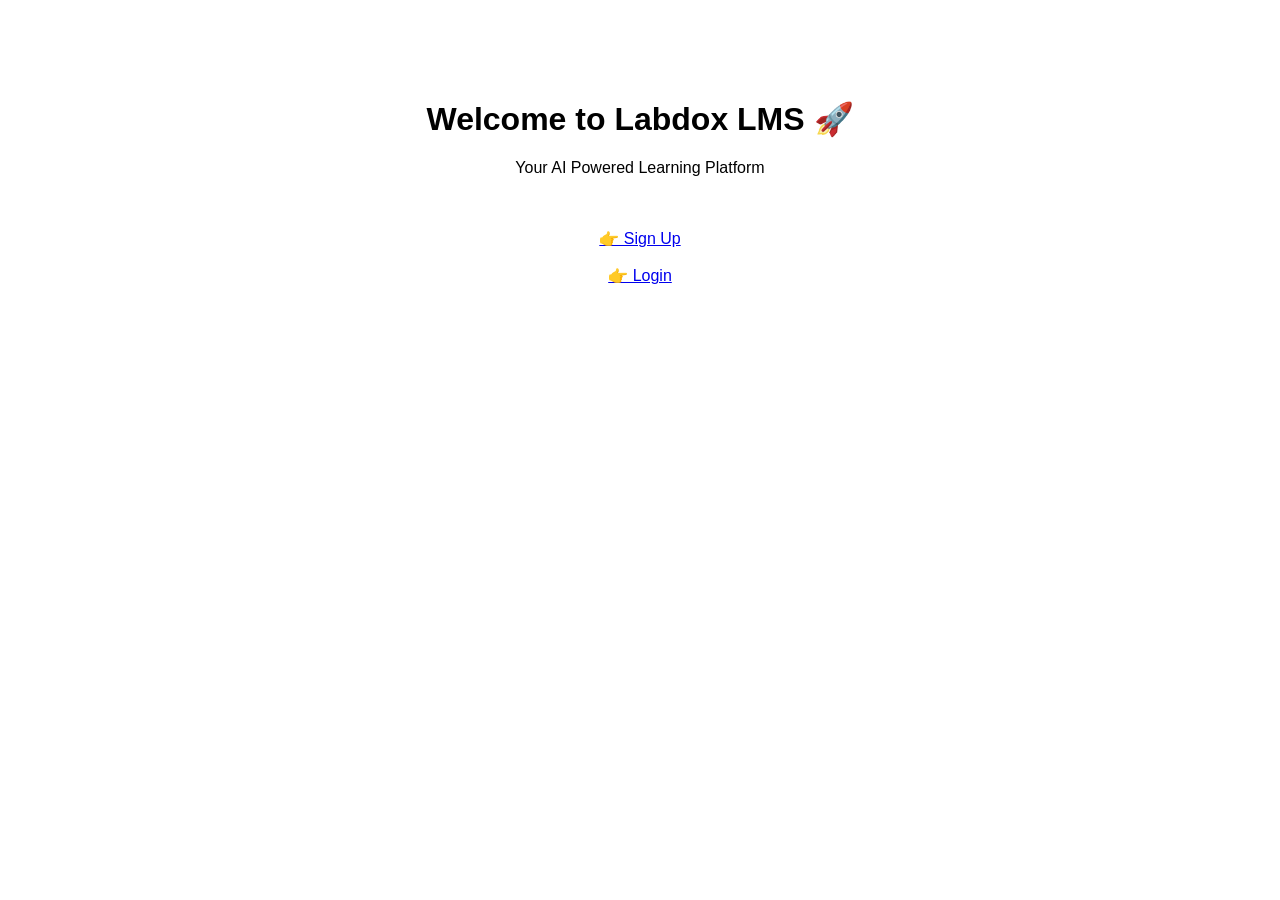
<file: index.html>
<!DOCTYPE html>
<html>
<head>
  <title>Labdox LMS</title>
</head>
<body style="font-family: sans-serif; text-align:center; margin-top:100px;">

  <h1>Welcome to Labdox LMS 🚀</h1>
  <p>Your AI Powered Learning Platform</p>

  <br><br>

  <a href="signup.html">👉 Sign Up</a>
  <br><br>
  <a href="login.html">👉 Login</a>

</body>
</html>
</file>
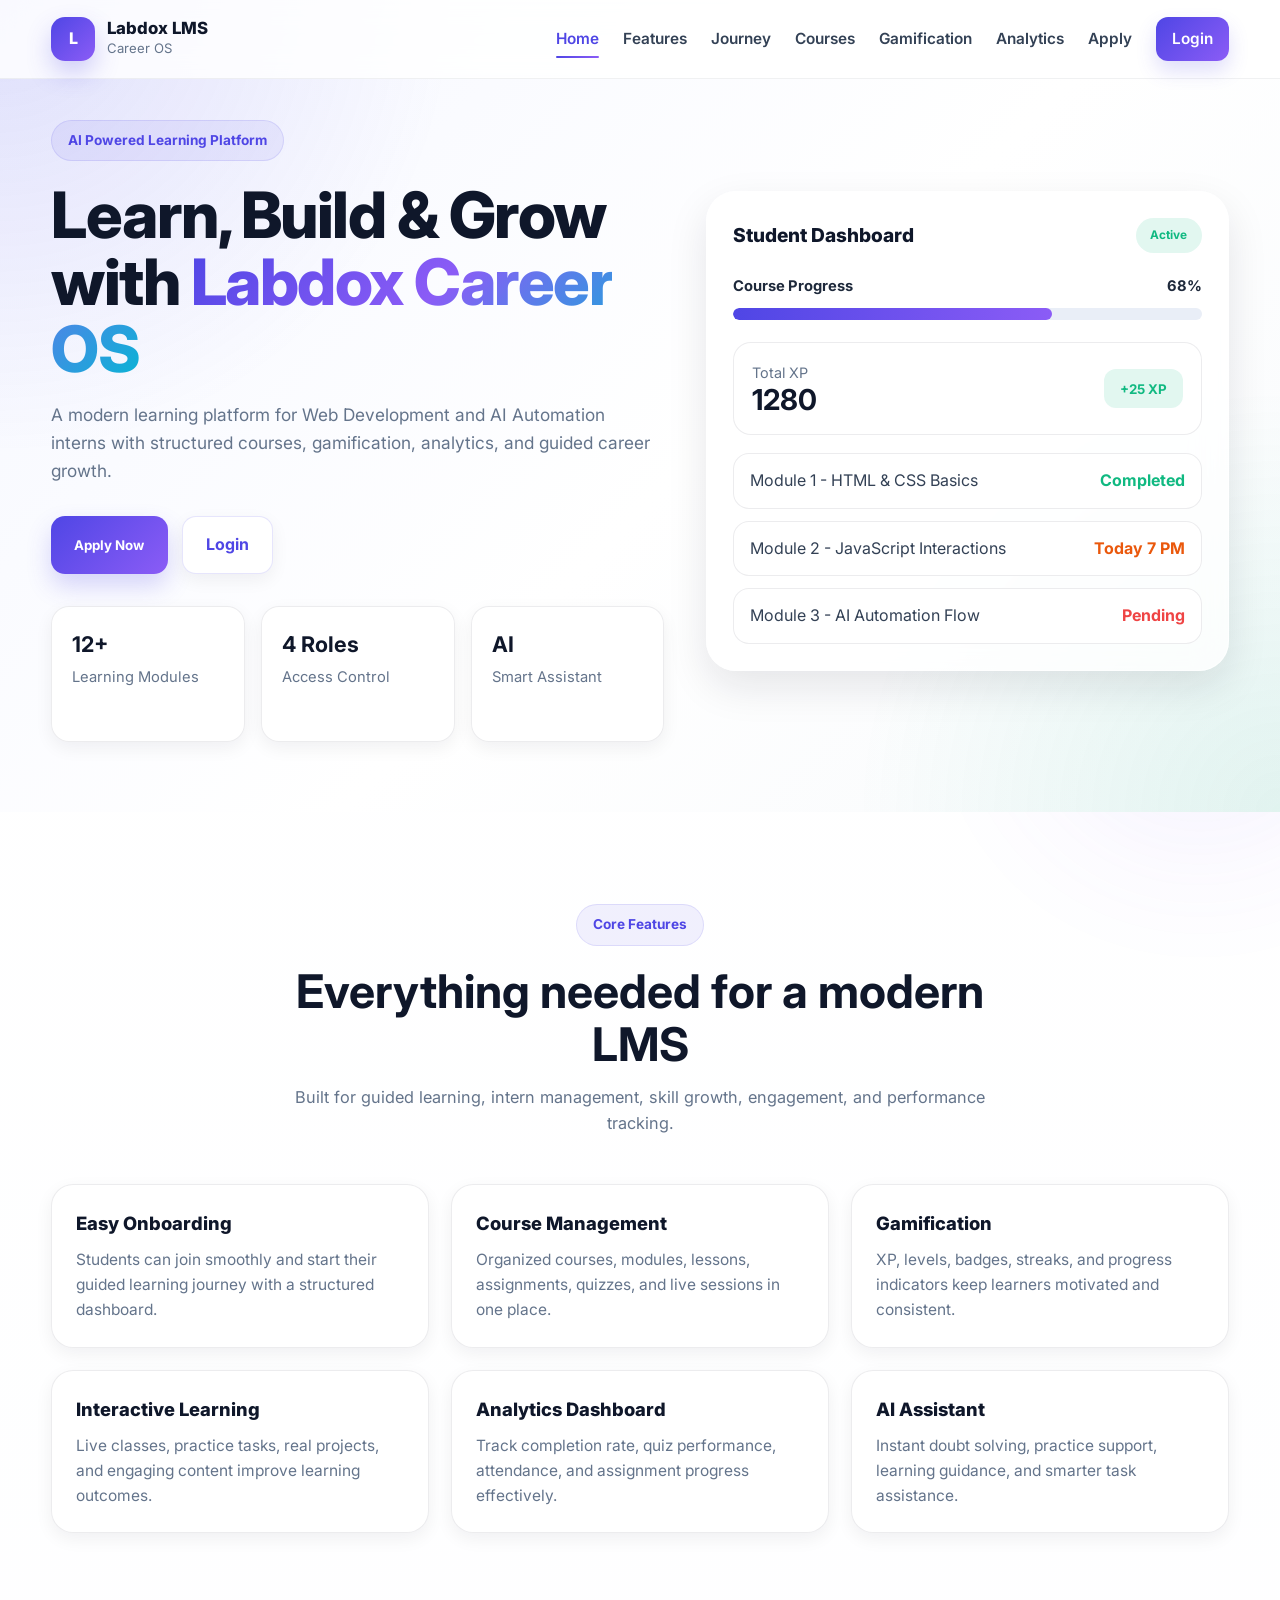
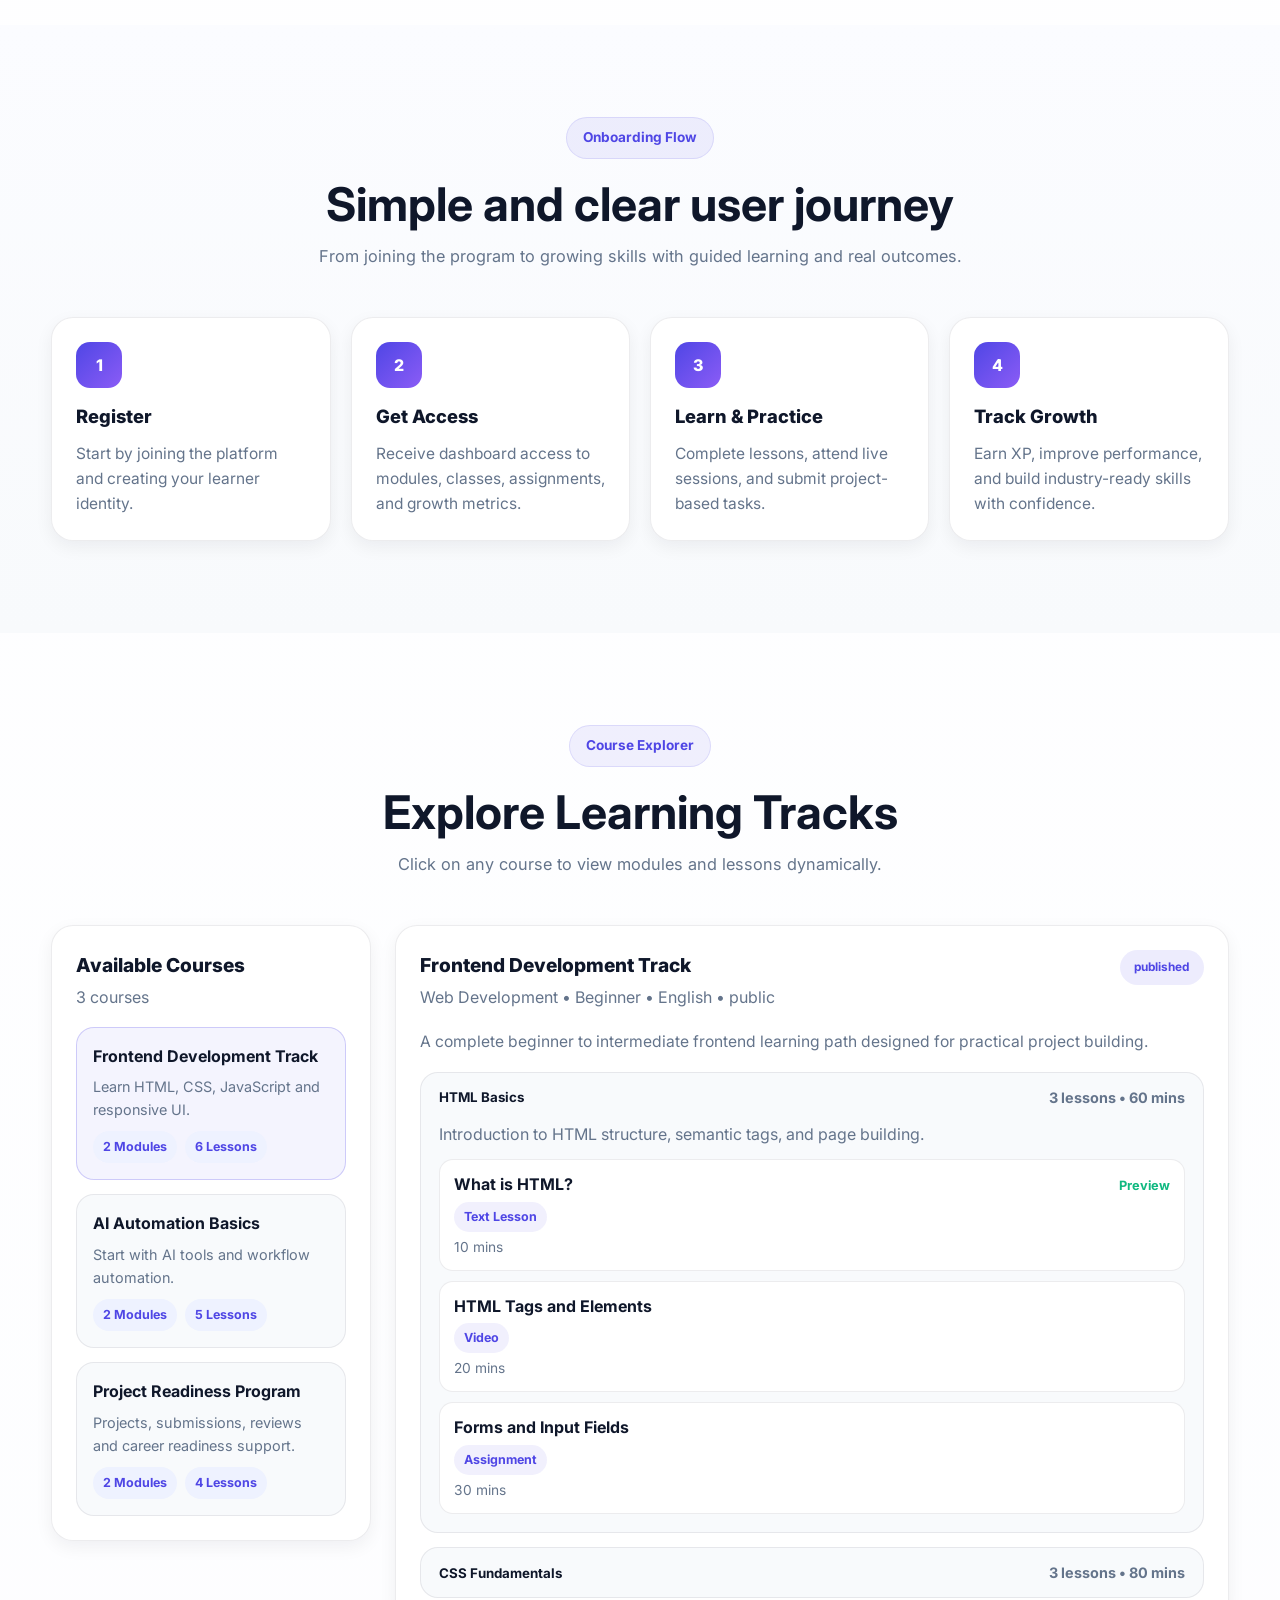
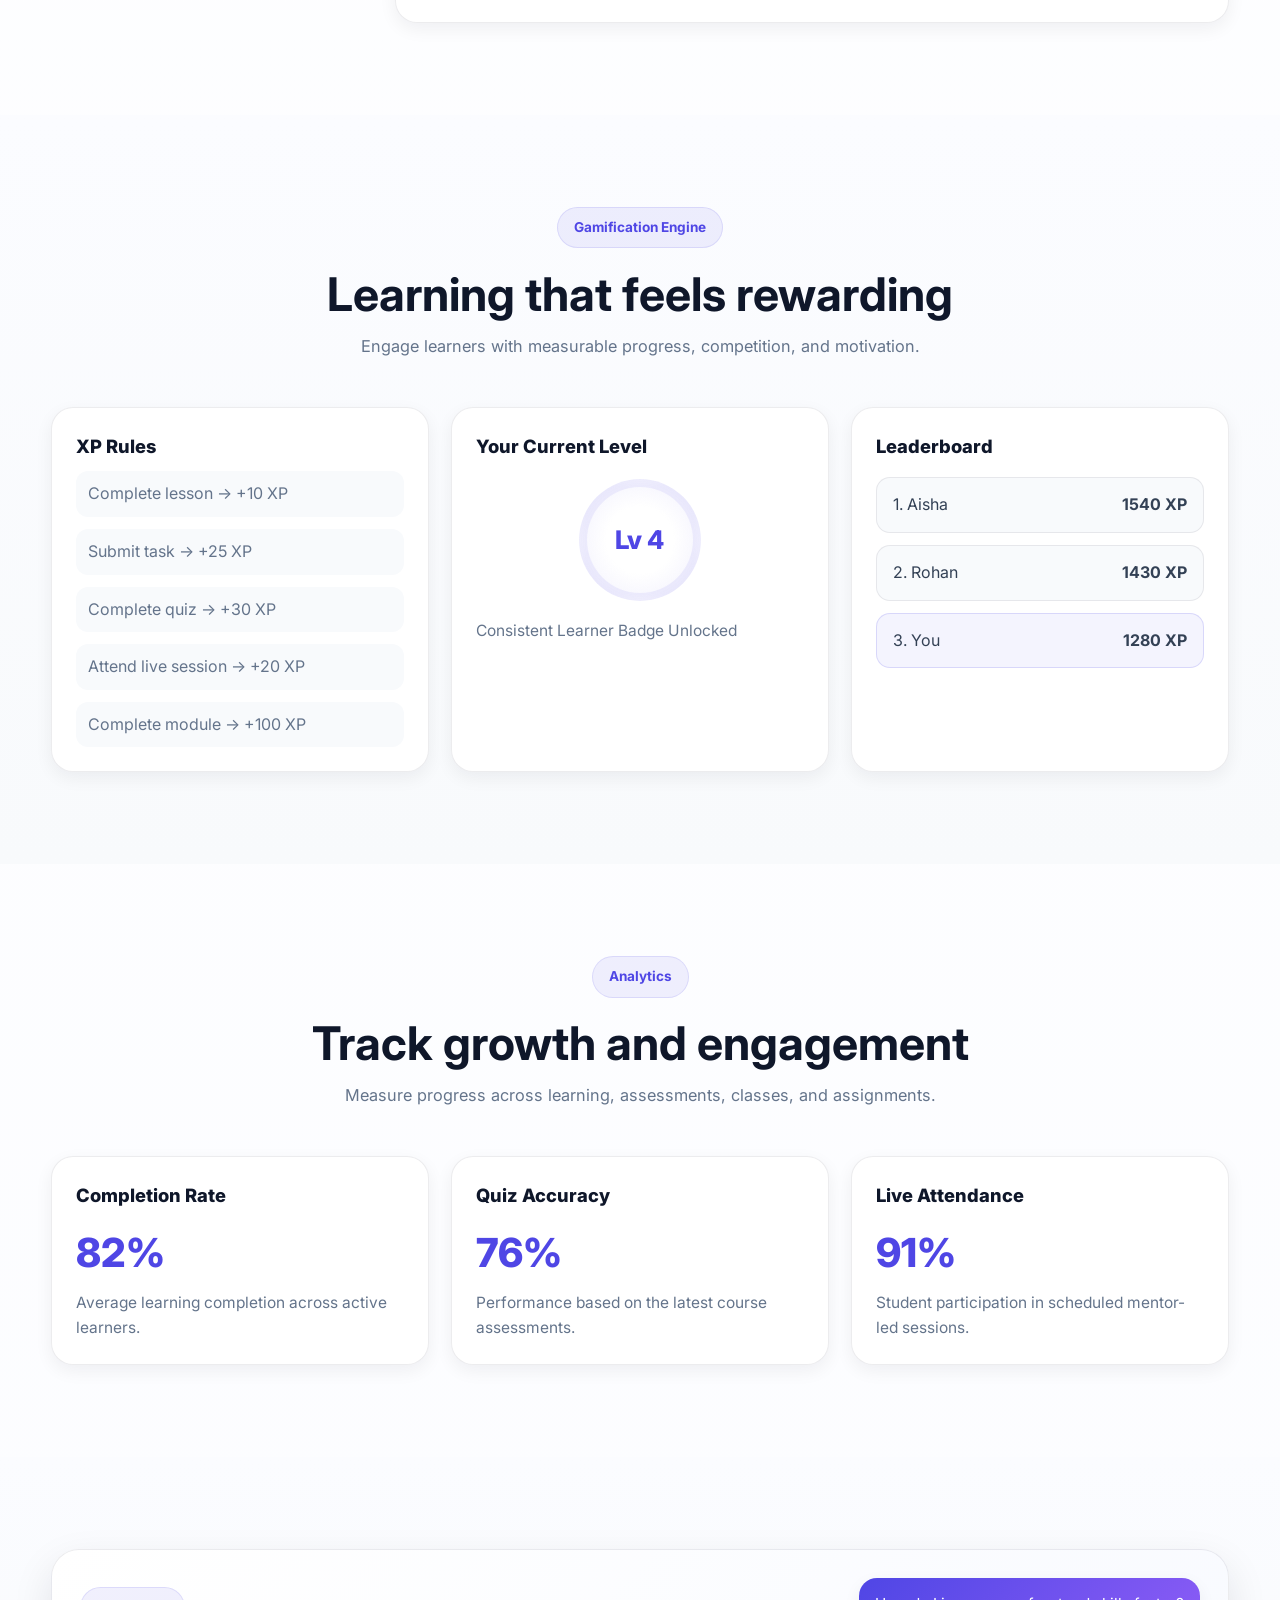
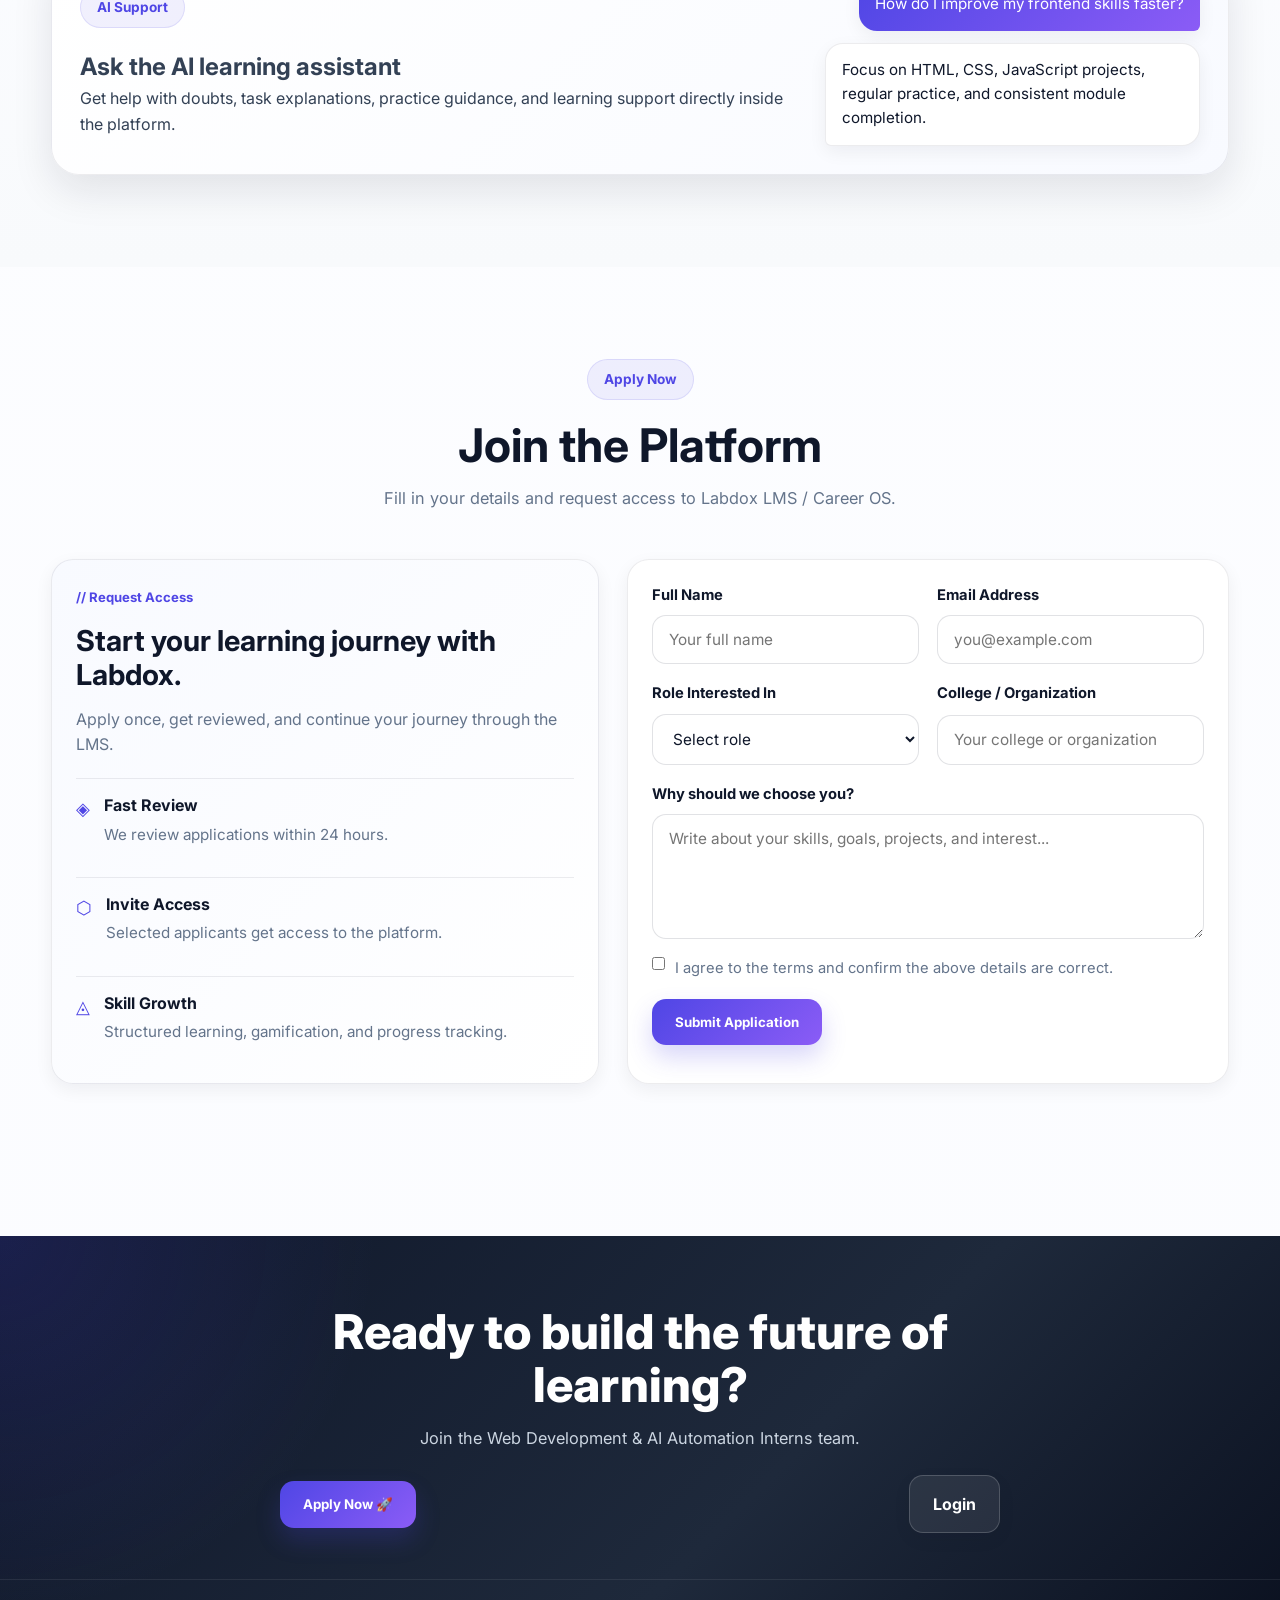
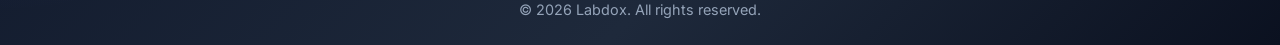
<file: landing.html>
<!DOCTYPE html>
<html lang="en">
<head>
  <meta charset="UTF-8" />
  <meta name="viewport" content="width=device-width, initial-scale=1.0" />
  <title>Labdox LMS | Career OS</title>

  <link rel="preconnect" href="https://fonts.googleapis.com" />
  <link rel="preconnect" href="https://fonts.gstatic.com" crossorigin />
  <link
    href="https://fonts.googleapis.com/css2?family=Inter:wght@400;500;600;700;800&display=swap"
    rel="stylesheet"
  />

  <link rel="stylesheet" href="landing.css" />
</head>
<body>
  <div class="bg-blur bg-blur-1"></div>
  <div class="bg-blur bg-blur-2"></div>

  <header class="navbar" id="navbar">
    <div class="container nav-inner">
      <div class="logo">
        <div class="logo-mark">L</div>
        <div>
          <h2>Labdox LMS</h2>
          <p>Career OS</p>
        </div>
      </div>

      <nav class="nav-links" id="navLinks">
        <a href="#hero">Home</a>
        <a href="#features">Features</a>
        <a href="#journey">Journey</a>
        <a href="#courses">Courses</a>
        <a href="#gamification">Gamification</a>
        <a href="#analytics">Analytics</a>
        <a href="#contact">Apply</a>
        <a href="login.html" class="nav-login-btn">Login</a>
      </nav>

      <button class="menu-btn" id="menuBtn" aria-label="Open menu">☰</button>
    </div>
  </header>

  <section class="hero" id="hero">
    <div class="container hero-grid">
      <div class="hero-left">
        <span class="tag">AI Powered Learning Platform</span>
        <h1>
          Learn, Build & Grow with
          <span>Labdox Career OS</span>
        </h1>
        <p>
          A modern learning platform for Web Development and AI Automation interns
          with structured courses, gamification, analytics, and guided career growth.
        </p>

        <div class="hero-actions">
          <button class="primary-btn" type="button" onclick="scrollToSection('contact')">Apply Now</button>
          <a href="login.html" class="secondary-btn">Login</a>
        </div>

        <div class="hero-stats">
          <div class="stat-card reveal">
            <h3>12+</h3>
            <p>Learning Modules</p>
          </div>
          <div class="stat-card reveal">
            <h3>4 Roles</h3>
            <p>Access Control</p>
          </div>
          <div class="stat-card reveal">
            <h3>AI</h3>
            <p>Smart Assistant</p>
          </div>
        </div>
      </div>

      <div class="hero-right">
        <div class="dashboard-card glass reveal">
          <div class="dashboard-top">
            <h3>Student Dashboard</h3>
            <span class="status-pill">Active</span>
          </div>

          <div class="progress-block">
            <div class="progress-head">
              <span>Course Progress</span>
              <span id="progressText">68%</span>
            </div>
            <div class="progress-bar">
              <div class="progress-fill" id="mainProgress"></div>
            </div>
          </div>

          <div class="xp-card">
            <div>
              <p>Total XP</p>
              <h2 id="xpCount">1280</h2>
            </div>
            <button class="mini-btn" type="button" onclick="addXP(25)">+25 XP</button>
          </div>

          <div class="lesson-list">
            <div class="lesson-item">
              <span>Module 1 - HTML & CSS Basics</span>
              <span class="done">Completed</span>
            </div>
            <div class="lesson-item">
              <span>Module 2 - JavaScript Interactions</span>
              <span class="live">Today 7 PM</span>
            </div>
            <div class="lesson-item">
              <span>Module 3 - AI Automation Flow</span>
              <span class="pending">Pending</span>
            </div>
          </div>
        </div>
      </div>
    </div>
  </section>

  <section class="section" id="features">
    <div class="container">
      <div class="section-head reveal">
        <span class="tag">Core Features</span>
        <h2>Everything needed for a modern LMS</h2>
        <p>
          Built for guided learning, intern management, skill growth, engagement,
          and performance tracking.
        </p>
      </div>

      <div class="card-grid">
        <div class="feature-card reveal">
          <h3>Easy Onboarding</h3>
          <p>Students can join smoothly and start their guided learning journey with a structured dashboard.</p>
        </div>
        <div class="feature-card reveal">
          <h3>Course Management</h3>
          <p>Organized courses, modules, lessons, assignments, quizzes, and live sessions in one place.</p>
        </div>
        <div class="feature-card reveal">
          <h3>Gamification</h3>
          <p>XP, levels, badges, streaks, and progress indicators keep learners motivated and consistent.</p>
        </div>
        <div class="feature-card reveal">
          <h3>Interactive Learning</h3>
          <p>Live classes, practice tasks, real projects, and engaging content improve learning outcomes.</p>
        </div>
        <div class="feature-card reveal">
          <h3>Analytics Dashboard</h3>
          <p>Track completion rate, quiz performance, attendance, and assignment progress effectively.</p>
        </div>
        <div class="feature-card reveal">
          <h3>AI Assistant</h3>
          <p>Instant doubt solving, practice support, learning guidance, and smarter task assistance.</p>
        </div>
      </div>
    </div>
  </section>

  <section class="section alt" id="journey">
    <div class="container">
      <div class="section-head reveal">
        <span class="tag">Onboarding Flow</span>
        <h2>Simple and clear user journey</h2>
        <p>From joining the program to growing skills with guided learning and real outcomes.</p>
      </div>

      <div class="timeline">
        <div class="timeline-item reveal">
          <div class="step">1</div>
          <h3>Register</h3>
          <p>Start by joining the platform and creating your learner identity.</p>
        </div>
        <div class="timeline-item reveal">
          <div class="step">2</div>
          <h3>Get Access</h3>
          <p>Receive dashboard access to modules, classes, assignments, and growth metrics.</p>
        </div>
        <div class="timeline-item reveal">
          <div class="step">3</div>
          <h3>Learn & Practice</h3>
          <p>Complete lessons, attend live sessions, and submit project-based tasks.</p>
        </div>
        <div class="timeline-item reveal">
          <div class="step">4</div>
          <h3>Track Growth</h3>
          <p>Earn XP, improve performance, and build industry-ready skills with confidence.</p>
        </div>
      </div>
    </div>
  </section>

  <section class="section" id="courses">
    <div class="container">
      <div class="section-head reveal">
        <span class="tag">Course Explorer</span>
        <h2>Explore Learning Tracks</h2>
        <p>Click on any course to view modules and lessons dynamically.</p>
      </div>

      <div class="course-explorer-wrap">
        <div class="course-sidebar reveal">
          <div class="course-sidebar-head">
            <h3>Available Courses</h3>
            <p id="courseCount">Loading...</p>
          </div>
          <div id="courseList" class="course-list"></div>
        </div>

        <div class="course-viewer reveal">
          <div id="courseViewerEmpty" class="course-empty-state">
            <div>
              <h3>Select a course</h3>
              <p>Choose a course from the left to view modules and lessons.</p>
            </div>
          </div>

          <div id="courseViewer" class="course-viewer-inner" style="display:none;">
            <div class="course-viewer-top">
              <div>
                <h3 id="selectedCourseTitle">Course Title</h3>
                <p id="selectedCourseMeta">Category • Difficulty • Language • Visibility</p>
              </div>
              <span id="selectedCourseStatus" class="badge blue">Published</span>
            </div>

            <p id="selectedCourseDesc" class="selected-course-desc"></p>
            <div id="moduleList" class="module-accordion"></div>
          </div>
        </div>
      </div>
    </div>
  </section>

  <section class="section alt" id="gamification">
    <div class="container">
      <div class="section-head reveal">
        <span class="tag">Gamification Engine</span>
        <h2>Learning that feels rewarding</h2>
        <p>Engage learners with measurable progress, competition, and motivation.</p>
      </div>

      <div class="game-grid">
        <div class="game-card reveal">
          <h3>XP Rules</h3>
          <ul class="clean-list">
            <li>Complete lesson → +10 XP</li>
            <li>Submit task → +25 XP</li>
            <li>Complete quiz → +30 XP</li>
            <li>Attend live session → +20 XP</li>
            <li>Complete module → +100 XP</li>
          </ul>
        </div>

        <div class="game-card reveal">
          <h3>Your Current Level</h3>
          <div class="level-circle" id="levelCircle">Lv 4</div>
          <p class="center-text">Consistent Learner Badge Unlocked</p>
        </div>

        <div class="game-card reveal">
          <h3>Leaderboard</h3>
          <div class="leaderboard">
            <div class="leader-item">
              <span>1. Aisha</span>
              <strong>1540 XP</strong>
            </div>
            <div class="leader-item">
              <span>2. Rohan</span>
              <strong>1430 XP</strong>
            </div>
            <div class="leader-item highlight">
              <span>3. You</span>
              <strong id="userXpLeader">1280 XP</strong>
            </div>
          </div>
        </div>
      </div>
    </div>
  </section>

  <section class="section" id="analytics">
    <div class="container">
      <div class="section-head reveal">
        <span class="tag">Analytics</span>
        <h2>Track growth and engagement</h2>
        <p>Measure progress across learning, assessments, classes, and assignments.</p>
      </div>

      <div class="analytics-grid">
        <div class="analytics-card reveal">
          <h3>Completion Rate</h3>
          <div class="big-number">82%</div>
          <p>Average learning completion across active learners.</p>
        </div>
        <div class="analytics-card reveal">
          <h3>Quiz Accuracy</h3>
          <div class="big-number">76%</div>
          <p>Performance based on the latest course assessments.</p>
        </div>
        <div class="analytics-card reveal">
          <h3>Live Attendance</h3>
          <div class="big-number">91%</div>
          <p>Student participation in scheduled mentor-led sessions.</p>
        </div>
      </div>
    </div>
  </section>

  <section class="section alt">
    <div class="container">
      <div class="ai-box reveal">
        <div>
          <span class="tag">AI Support</span>
          <h2>Ask the AI learning assistant</h2>
          <p>
            Get help with doubts, task explanations, practice guidance,
            and learning support directly inside the platform.
          </p>
        </div>

        <div class="ai-chat">
          <div class="chat-bubble user">How do I improve my frontend skills faster?</div>
          <div class="chat-bubble bot">Focus on HTML, CSS, JavaScript projects, regular practice, and consistent module completion.</div>
        </div>
      </div>
    </div>
  </section>

  <section class="section" id="contact">
    <div class="container">
      <div class="section-head reveal">
        <span class="tag">Apply Now</span>
        <h2>Join the Platform</h2>
        <p>Fill in your details and request access to Labdox LMS / Career OS.</p>
      </div>

      <div class="join-form-wrap">
        <div class="join-form-left reveal">
          <span class="join-mini-tag">// Request Access</span>
          <h3>Start your learning journey with Labdox.</h3>
          <p>Apply once, get reviewed, and continue your journey through the LMS.</p>

          <div class="join-points">
            <div class="join-point">
              <span>◈</span>
              <div>
                <strong>Fast Review</strong>
                <p>We review applications within 24 hours.</p>
              </div>
            </div>
            <div class="join-point">
              <span>⬡</span>
              <div>
                <strong>Invite Access</strong>
                <p>Selected applicants get access to the platform.</p>
              </div>
            </div>
            <div class="join-point">
              <span>◬</span>
              <div>
                <strong>Skill Growth</strong>
                <p>Structured learning, gamification, and progress tracking.</p>
              </div>
            </div>
          </div>
        </div>

        <div class="join-form-card reveal">
          <form id="applyForm" class="join-form">
            <div class="join-form-row">
              <div class="join-form-group">
                <label for="name">Full Name</label>
                <input type="text" id="name" name="name" placeholder="Your full name" required />
              </div>

              <div class="join-form-group">
                <label for="email">Email Address</label>
                <input type="email" id="email" name="email" placeholder="you@example.com" required />
              </div>
            </div>

            <div class="join-form-row">
              <div class="join-form-group">
                <label for="role">Role Interested In</label>
                <select id="role" name="role" required>
                  <option value="">Select role</option>
                  <option value="Web Development">Web Development</option>
                  <option value="AI Automation">AI Automation</option>
                  <option value="Student">Student</option>
                  <option value="Instructor">Instructor</option>
                  <option value="Mentor">Mentor</option>
                  <option value="Organization">Organization</option>
                </select>
              </div>

              <div class="join-form-group">
                <label for="college">College / Organization</label>
                <input type="text" id="college" name="college" placeholder="Your college or organization" />
              </div>
            </div>

            <div class="join-form-group">
              <label for="message">Why should we choose you?</label>
              <textarea id="message" name="message" rows="5" placeholder="Write about your skills, goals, projects, and interest..." required></textarea>
            </div>

            <div class="join-form-check">
              <label>
                <input type="checkbox" id="agreeTerms" required />
                I agree to the terms and confirm the above details are correct.
              </label>
            </div>

            <div class="form-actions">
              <button type="submit" class="primary-btn" id="submitBtn">Submit Application</button>
              <p id="formStatus" class="form-status"></p>
            </div>
          </form>
        </div>
      </div>
    </div>
  </section>

  <footer class="footer">
    <div class="container footer-content reveal">
      <h2>Ready to build the future of learning?</h2>
      <p>Join the Web Development & AI Automation Interns team.</p>

      <div class="footer-actions">
        <button class="primary-btn" type="button" onclick="scrollToSection('contact')">Apply Now 🚀</button>
        <a href="login.html" class="secondary-btn">Login</a>
      </div>
    </div>

    <div class="footer-bottom">
      <p>© 2026 Labdox. All rights reserved.</p>
    </div>
  </footer>

  <script src="landing.js"></script>
</body>
</html>
</file>
<file: landing.css>
:root {
  --primary: #4f46e5;
  --primary-dark: #4338ca;
  --secondary: #10b981;
  --accent: #8b5cf6;
  --accent-2: #06b6d4;
  --danger: #ef4444;
  --dark: #0f172a;
  --dark-soft: #1e293b;
  --text: #334155;
  --muted: #64748b;
  --bg: #ffffff;
  --bg-soft: #f8fafc;
  --border: rgba(15, 23, 42, 0.08);
  --shadow-sm: 0 6px 18px rgba(15, 23, 42, 0.06);
  --shadow-md: 0 16px 40px rgba(15, 23, 42, 0.10);
  --shadow-lg: 0 24px 60px rgba(79, 70, 229, 0.14);
  --transition: all 0.3s ease;
}

* {
  margin: 0;
  padding: 0;
  box-sizing: border-box;
}

html {
  scroll-behavior: smooth;
}

body {
  font-family: "Inter", "Segoe UI", sans-serif;
  background: linear-gradient(180deg, #ffffff 0%, #fbfcff 100%);
  color: var(--text);
  line-height: 1.6;
  overflow-x: hidden;
  position: relative;
}

a {
  text-decoration: none;
  color: inherit;
}

button,
input,
textarea,
select {
  font-family: inherit;
}

button {
  cursor: pointer;
}

.container {
  width: min(1180px, 92%);
  margin: 0 auto;
}

.bg-blur {
  position: fixed;
  border-radius: 50%;
  filter: blur(80px);
  pointer-events: none;
  z-index: -2;
  opacity: 0.45;
}

.bg-blur-1 {
  width: 280px;
  height: 280px;
  background: rgba(79, 70, 229, 0.22);
  top: 60px;
  left: -60px;
}

.bg-blur-2 {
  width: 320px;
  height: 320px;
  background: rgba(139, 92, 246, 0.18);
  bottom: 50px;
  right: -80px;
}

.navbar {
  position: fixed;
  top: 0;
  left: 0;
  width: 100%;
  z-index: 999;
  background: rgba(255, 255, 255, 0.82);
  backdrop-filter: blur(14px);
  border-bottom: 1px solid rgba(15, 23, 42, 0.06);
  transition: var(--transition);
}

.nav-inner {
  min-height: 78px;
  display: flex;
  align-items: center;
  justify-content: space-between;
  gap: 20px;
}

.logo {
  display: flex;
  align-items: center;
  gap: 12px;
}

.logo-mark {
  width: 44px;
  height: 44px;
  border-radius: 14px;
  display: grid;
  place-items: center;
  font-weight: 800;
  color: #fff;
  background: linear-gradient(135deg, var(--primary), var(--accent));
  box-shadow: 0 12px 24px rgba(79, 70, 229, 0.25);
}

.logo h2 {
  font-size: 1.05rem;
  line-height: 1.1;
  color: var(--dark);
  font-weight: 800;
}

.logo p {
  font-size: 0.82rem;
  color: var(--muted);
}

.nav-links {
  display: flex;
  align-items: center;
  gap: 24px;
}

.nav-links a {
  font-size: 0.96rem;
  font-weight: 600;
  color: var(--text);
  position: relative;
  transition: var(--transition);
}

.nav-links a:hover,
.nav-links a.active-link {
  color: var(--primary);
}

.nav-links a.active-link::after {
  content: "";
  position: absolute;
  left: 0;
  bottom: -7px;
  width: 100%;
  height: 2px;
  border-radius: 999px;
  background: linear-gradient(90deg, var(--primary), var(--accent));
}

.nav-login-btn {
  padding: 10px 16px;
  border-radius: 12px;
  font-weight: 700;
  background: linear-gradient(135deg, var(--primary), var(--accent));
  color: #fff !important;
  box-shadow: 0 10px 20px rgba(79, 70, 229, 0.18);
}

.nav-login-btn:hover {
  transform: translateY(-2px);
}

.menu-btn {
  display: none;
  border: none;
  background: transparent;
  font-size: 1.7rem;
  color: var(--dark);
}

.hero {
  padding: 120px 0 70px;
  background:
    radial-gradient(circle at top left, rgba(79, 70, 229, 0.14), transparent 30%),
    radial-gradient(circle at bottom right, rgba(16, 185, 129, 0.10), transparent 28%),
    linear-gradient(135deg, #f5f7ff 0%, #ffffff 55%, #f8fafc 100%);
}

.hero-grid {
  display: grid;
  grid-template-columns: 1.08fr 0.92fr;
  align-items: center;
  gap: 42px;
}

.tag {
  display: inline-flex;
  align-items: center;
  padding: 0.55rem 1rem;
  border-radius: 999px;
  background: rgba(79, 70, 229, 0.08);
  color: var(--primary);
  border: 1px solid rgba(79, 70, 229, 0.12);
  font-size: 0.85rem;
  font-weight: 700;
  margin-bottom: 1.2rem;
}

.hero-left h1 {
  font-size: clamp(2.6rem, 5vw, 4.35rem);
  line-height: 1.05;
  letter-spacing: -1.5px;
  color: var(--dark);
  margin-bottom: 1.2rem;
  font-weight: 800;
}

.hero-left h1 span {
  background: linear-gradient(135deg, var(--primary), var(--accent), var(--accent-2));
  -webkit-background-clip: text;
  -webkit-text-fill-color: transparent;
}

.hero-left p {
  font-size: 1.08rem;
  color: var(--muted);
  max-width: 620px;
  margin-bottom: 2rem;
}

.hero-actions {
  display: flex;
  flex-wrap: wrap;
  gap: 14px;
  margin-bottom: 2rem;
}

.primary-btn,
.secondary-btn,
.mini-btn {
  border: none;
  outline: none;
  transition: var(--transition);
  font-weight: 700;
  display: inline-flex;
  align-items: center;
  justify-content: center;
}

.primary-btn {
  background: linear-gradient(135deg, var(--primary), var(--accent));
  color: white;
  padding: 0.95rem 1.45rem;
  border-radius: 14px;
  box-shadow: 0 12px 24px rgba(79, 70, 229, 0.22);
}

.primary-btn:hover {
  transform: translateY(-2px);
  box-shadow: var(--shadow-lg);
}

.primary-btn:disabled {
  opacity: 0.75;
  cursor: not-allowed;
  transform: none;
}

.secondary-btn {
  background: #fff;
  color: var(--primary);
  padding: 0.95rem 1.45rem;
  border-radius: 14px;
  border: 1px solid rgba(79, 70, 229, 0.14);
  box-shadow: var(--shadow-sm);
}

.secondary-btn:hover {
  transform: translateY(-2px);
  background: #f9faff;
}

.mini-btn {
  background: rgba(16, 185, 129, 0.12);
  color: var(--secondary);
  padding: 0.7rem 1rem;
  border-radius: 12px;
}

.hero-stats {
  display: grid;
  grid-template-columns: repeat(3, 1fr);
  gap: 16px;
}

.stat-card {
  background: rgba(255, 255, 255, 0.82);
  border: 1px solid var(--border);
  border-radius: 18px;
  padding: 20px;
  box-shadow: var(--shadow-sm);
  transition: var(--transition);
}

.stat-card:hover {
  transform: translateY(-6px);
  box-shadow: var(--shadow-md);
}

.stat-card h3 {
  color: var(--dark);
  font-size: 1.35rem;
  margin-bottom: 4px;
}

.stat-card p {
  color: var(--muted);
  font-size: 0.92rem;
}

.glass {
  background: rgba(255, 255, 255, 0.78);
  border: 1px solid rgba(255, 255, 255, 0.7);
  backdrop-filter: blur(16px);
  box-shadow: var(--shadow-md);
}

.dashboard-card {
  border-radius: 30px;
  padding: 26px;
  position: relative;
  overflow: hidden;
}

.dashboard-top,
.progress-head,
.lesson-item,
.leader-item,
.footer-actions,
.xp-card,
.form-actions {
  display: flex;
  align-items: center;
  justify-content: space-between;
  gap: 14px;
}

.dashboard-top h3 {
  color: var(--dark);
  font-size: 1.2rem;
  font-weight: 800;
}

.status-pill,
.badge {
  display: inline-flex;
  align-items: center;
  justify-content: center;
  padding: 0.48rem 0.9rem;
  border-radius: 999px;
  font-size: 0.74rem;
  font-weight: 700;
}

.status-pill {
  background: rgba(16, 185, 129, 0.12);
  color: var(--secondary);
}

.progress-block {
  margin: 22px 0;
}

.progress-head span {
  font-size: 0.92rem;
  font-weight: 700;
  color: var(--dark-soft);
}

.progress-bar {
  margin-top: 10px;
  width: 100%;
  height: 12px;
  background: #e9eef7;
  border-radius: 999px;
  overflow: hidden;
}

.progress-fill {
  width: 68%;
  height: 100%;
  border-radius: 999px;
  background: linear-gradient(90deg, var(--primary), var(--accent));
  transition: width 0.45s ease;
}

.xp-card {
  padding: 18px;
  background: #fff;
  border: 1px solid var(--border);
  border-radius: 18px;
  margin-bottom: 18px;
}

.xp-card p {
  color: var(--muted);
  font-size: 0.9rem;
}

.xp-card h2 {
  color: var(--dark);
  font-size: 1.8rem;
  line-height: 1.1;
}

.lesson-list {
  display: grid;
  gap: 12px;
}

.lesson-item {
  background: #fff;
  border: 1px solid var(--border);
  border-radius: 16px;
  padding: 14px 16px;
  transition: var(--transition);
}

.lesson-item:hover {
  transform: translateX(4px);
  box-shadow: var(--shadow-sm);
}

.done {
  color: var(--secondary);
  font-weight: 700;
}

.live {
  color: #ea580c;
  font-weight: 700;
}

.pending {
  color: var(--danger);
  font-weight: 700;
}

.section {
  padding: 92px 0;
}

.alt {
  background: linear-gradient(180deg, #fbfcff 0%, #f8fafc 100%);
}

.section-head {
  text-align: center;
  max-width: 760px;
  margin: 0 auto 48px;
}

.section-head h2 {
  font-size: clamp(2rem, 4vw, 2.9rem);
  line-height: 1.15;
  color: var(--dark);
  margin-bottom: 12px;
}

.section-head p {
  color: var(--muted);
  font-size: 1.02rem;
}

.card-grid,
.analytics-grid,
.game-grid {
  display: grid;
  grid-template-columns: repeat(3, 1fr);
  gap: 22px;
}

.feature-card,
.analytics-card,
.timeline-item,
.game-card,
.course-sidebar,
.course-viewer,
.join-form-left,
.join-form-card {
  background: #fff;
  border: 1px solid var(--border);
  border-radius: 22px;
  padding: 24px;
  box-shadow: var(--shadow-sm);
  transition: var(--transition);
}

.feature-card:hover,
.analytics-card:hover,
.timeline-item:hover,
.game-card:hover,
.course-sidebar:hover,
.course-viewer:hover,
.join-form-left:hover,
.join-form-card:hover {
  transform: translateY(-6px);
  box-shadow: var(--shadow-md);
}

.feature-card h3,
.analytics-card h3,
.timeline-item h3,
.game-card h3 {
  color: var(--dark);
  margin-bottom: 10px;
  font-size: 1.15rem;
  font-weight: 800;
}

.feature-card p,
.analytics-card p,
.timeline-item p,
.center-text {
  color: var(--muted);
  font-size: 0.97rem;
}

.timeline {
  display: grid;
  grid-template-columns: repeat(4, 1fr);
  gap: 20px;
}

.step {
  width: 46px;
  height: 46px;
  display: grid;
  place-items: center;
  border-radius: 14px;
  background: linear-gradient(135deg, var(--primary), var(--accent));
  color: white;
  font-weight: 800;
  margin-bottom: 14px;
}

.course-explorer-wrap {
  display: grid;
  grid-template-columns: 320px 1fr;
  gap: 24px;
  align-items: start;
}

.course-sidebar-head {
  margin-bottom: 16px;
}

.course-sidebar-head h3,
.course-viewer-top h3 {
  color: var(--dark);
  font-size: 1.2rem;
  font-weight: 800;
  margin-bottom: 4px;
}

.course-sidebar-head p,
#selectedCourseMeta,
.selected-course-desc,
.course-empty-state p {
  color: var(--muted);
}

.course-list {
  display: grid;
  gap: 14px;
}

.course-item {
  border: 1px solid var(--border);
  border-radius: 18px;
  padding: 16px;
  background: var(--bg-soft);
  cursor: pointer;
  transition: var(--transition);
}

.course-item:hover {
  transform: translateY(-3px);
  box-shadow: var(--shadow-sm);
  border-color: rgba(79, 70, 229, 0.18);
}

.course-item.active {
  background: rgba(79, 70, 229, 0.06);
  border-color: rgba(79, 70, 229, 0.24);
}

.course-item h4 {
  color: var(--dark);
  font-size: 1rem;
  margin-bottom: 6px;
}

.course-item p {
  color: var(--muted);
  font-size: 0.9rem;
}

.course-mini-meta {
  display: flex;
  flex-wrap: wrap;
  gap: 8px;
  margin-top: 10px;
}

.course-mini-chip {
  font-size: 0.78rem;
  padding: 6px 10px;
  border-radius: 999px;
  background: #eef2ff;
  color: var(--primary);
  font-weight: 700;
}

.course-viewer-inner {
  display: grid;
  gap: 18px;
}

.course-viewer-top {
  display: flex;
  align-items: flex-start;
  justify-content: space-between;
  gap: 14px;
}

.selected-course-desc {
  font-size: 0.98rem;
}

.course-empty-state {
  min-height: 320px;
  display: grid;
  place-items: center;
  text-align: center;
}

.course-empty-state h3 {
  color: var(--dark);
  margin-bottom: 8px;
}

.module-accordion {
  display: grid;
  gap: 14px;
}

.module-box {
  border: 1px solid var(--border);
  border-radius: 18px;
  overflow: hidden;
  background: var(--bg-soft);
}

.module-head {
  width: 100%;
  background: transparent;
  border: none;
  padding: 16px 18px;
  display: flex;
  justify-content: space-between;
  align-items: center;
  text-align: left;
  font-weight: 700;
  color: var(--dark);
}

.module-head span:last-child {
  color: var(--muted);
  font-size: 0.9rem;
}

.module-content {
  display: none;
  padding: 0 18px 18px;
}

.module-box.open .module-content {
  display: block;
}

.lesson-list-db {
  display: grid;
  gap: 10px;
}

.lesson-row {
  display: flex;
  justify-content: space-between;
  gap: 12px;
  padding: 12px 14px;
  background: #fff;
  border: 1px solid var(--border);
  border-radius: 14px;
}

.lesson-left {
  display: flex;
  flex-direction: column;
  gap: 4px;
}

.lesson-title {
  color: var(--dark);
  font-weight: 700;
}

.lesson-type {
  font-size: 0.78rem;
  font-weight: 700;
  color: var(--primary);
  background: rgba(79, 70, 229, 0.08);
  padding: 5px 10px;
  border-radius: 999px;
  display: inline-flex;
  width: fit-content;
}

.lesson-meta {
  font-size: 0.86rem;
  color: var(--muted);
}

.lesson-preview {
  color: var(--secondary);
  font-size: 0.8rem;
  font-weight: 700;
}

.blue {
  background: rgba(79, 70, 229, 0.1);
  color: var(--primary);
}

.clean-list {
  list-style: none;
  display: grid;
  gap: 12px;
  color: var(--muted);
}

.clean-list li {
  padding: 10px 12px;
  border-radius: 12px;
  background: var(--bg-soft);
}

.level-circle {
  width: 122px;
  height: 122px;
  margin: 18px auto;
  border-radius: 50%;
  display: grid;
  place-items: center;
  font-size: 1.6rem;
  font-weight: 800;
  color: var(--primary);
  background: radial-gradient(circle at center, rgba(255,255,255,0.95) 45%, rgba(79,70,229,0.08) 100%);
  border: 8px solid rgba(79, 70, 229, 0.08);
  transition: transform 0.2s ease;
}

.leaderboard {
  display: grid;
  gap: 12px;
  margin-top: 16px;
}

.leader-item {
  background: var(--bg-soft);
  border: 1px solid var(--border);
  border-radius: 14px;
  padding: 14px 16px;
}

.leader-item.highlight {
  background: rgba(79, 70, 229, 0.06);
  border-color: rgba(79, 70, 229, 0.16);
}

.big-number {
  font-size: 2.5rem;
  font-weight: 800;
  color: var(--primary);
  margin: 10px 0 6px;
}

.ai-box {
  background: linear-gradient(135deg, #ffffff, #f8faff);
  border: 1px solid var(--border);
  border-radius: 28px;
  padding: 28px;
  box-shadow: var(--shadow-md);
  display: flex;
  align-items: center;
  justify-content: space-between;
  gap: 30px;
}

.ai-chat {
  width: min(420px, 100%);
  display: grid;
  gap: 12px;
}

.chat-bubble {
  padding: 14px 16px;
  border-radius: 18px;
  font-size: 0.95rem;
  box-shadow: var(--shadow-sm);
}

.chat-bubble.user {
  background: linear-gradient(135deg, var(--primary), var(--accent));
  color: white;
  justify-self: end;
  border-bottom-right-radius: 6px;
}

.chat-bubble.bot {
  background: #fff;
  color: var(--dark);
  border: 1px solid var(--border);
  justify-self: start;
  border-bottom-left-radius: 6px;
}

.join-form-wrap {
  display: grid;
  grid-template-columns: 1fr 1.1fr;
  gap: 28px;
  align-items: stretch;
}

.join-form-left {
  background: linear-gradient(135deg, #f8faff, #ffffff);
}

.join-mini-tag {
  display: inline-block;
  font-size: 0.82rem;
  font-weight: 700;
  color: var(--primary);
  margin-bottom: 16px;
}

.join-form-left h3 {
  font-size: 1.8rem;
  line-height: 1.2;
  color: var(--dark);
  margin-bottom: 14px;
}

.join-form-left p {
  color: var(--muted);
  margin-bottom: 20px;
}

.join-points {
  display: grid;
  gap: 16px;
}

.join-point {
  display: flex;
  gap: 14px;
  align-items: flex-start;
  padding: 14px 0;
  border-top: 1px solid rgba(15, 23, 42, 0.08);
}

.join-point span {
  font-size: 1.1rem;
  color: var(--primary);
  margin-top: 2px;
}

.join-point strong {
  display: block;
  color: var(--dark);
  margin-bottom: 4px;
}

.join-point p {
  margin: 0;
  font-size: 0.95rem;
}

.join-form {
  display: grid;
  gap: 18px;
}

.join-form-row {
  display: grid;
  grid-template-columns: 1fr 1fr;
  gap: 18px;
}

.join-form-group {
  display: grid;
  gap: 8px;
}

.join-form-group label {
  font-size: 0.92rem;
  font-weight: 700;
  color: var(--dark);
}

.join-form-group input,
.join-form-group textarea,
.join-form-group select {
  width: 100%;
  padding: 14px 16px;
  border: 1px solid rgba(15, 23, 42, 0.12);
  border-radius: 14px;
  font-size: 0.96rem;
  color: var(--dark);
  background: #fff;
  outline: none;
  transition: var(--transition);
}

.join-form-group input:focus,
.join-form-group textarea:focus,
.join-form-group select:focus {
  border-color: var(--primary);
  box-shadow: 0 0 0 4px rgba(79, 70, 229, 0.08);
}

.join-form-group textarea {
  resize: vertical;
}

.join-form-check label {
  display: flex;
  gap: 10px;
  align-items: flex-start;
  color: var(--muted);
  font-size: 0.92rem;
}

.form-actions {
  align-items: center;
  justify-content: flex-start;
  flex-wrap: wrap;
}

.form-status {
  font-size: 0.95rem;
  font-weight: 600;
  margin: 0;
  min-height: 24px;
}

.form-status.success {
  color: var(--secondary);
}

.form-status.error {
  color: var(--danger);
}

.footer {
  margin-top: 60px;
  background:
    radial-gradient(circle at top left, rgba(79, 70, 229, 0.18), transparent 28%),
    linear-gradient(135deg, #0f172a, #1e293b 60%, #0b1120 100%);
  color: white;
  padding: 70px 0 0;
  position: relative;
  overflow: hidden;
}

.footer-content {
  position: relative;
  z-index: 2;
  max-width: 760px;
  margin: 0 auto;
  text-align: center;
  padding: 0 20px 46px;
}

.footer-content h2 {
  font-size: clamp(2rem, 4vw, 3rem);
  line-height: 1.1;
  margin-bottom: 14px;
  font-weight: 800;
  color: #ffffff;
}

.footer-content p {
  max-width: 620px;
  margin: 0 auto 24px;
  color: #cbd5e1;
  font-size: 1.02rem;
}

.footer .secondary-btn {
  background: rgba(255, 255, 255, 0.08);
  color: #ffffff;
  border: 1px solid rgba(255, 255, 255, 0.18);
}

.footer-bottom {
  position: relative;
  z-index: 2;
  text-align: center;
  padding: 18px 20px 24px;
  border-top: 1px solid rgba(255, 255, 255, 0.08);
}

.footer-bottom p {
  color: #94a3b8;
  font-size: 0.9rem;
  margin: 0;
}

.reveal {
  opacity: 0;
  transform: translateY(30px);
  transition: all 0.7s ease;
}

.reveal.visible {
  opacity: 1;
  transform: translateY(0);
}

@media (max-width: 1024px) {
  .hero-grid,
  .card-grid,
  .analytics-grid,
  .join-form-wrap,
  .course-explorer-wrap,
  .game-grid {
    grid-template-columns: 1fr;
  }

  .timeline {
    grid-template-columns: 1fr 1fr;
  }

  .ai-box {
    flex-direction: column;
    align-items: flex-start;
  }
}

@media (max-width: 768px) {
  .menu-btn {
    display: block;
  }

  .nav-links {
    display: none;
    position: absolute;
    top: 84px;
    left: 4%;
    right: 4%;
    flex-direction: column;
    align-items: flex-start;
    gap: 16px;
    background: white;
    border: 1px solid var(--border);
    border-radius: 18px;
    padding: 18px;
    box-shadow: var(--shadow-md);
  }

  .nav-links.open {
    display: flex;
  }

  .hero {
    padding-top: 108px;
  }

  .hero-grid,
  .hero-stats,
  .card-grid,
  .analytics-grid,
  .timeline,
  .join-form-row,
  .game-grid {
    grid-template-columns: 1fr;
  }

  .hero-left {
    text-align: center;
  }

  .hero-left p {
    margin-left: auto;
    margin-right: auto;
  }

  .hero-actions,
  .footer-actions {
    justify-content: center;
  }

  .ai-box {
    padding: 22px;
  }
}

@media (max-width: 480px) {
  .primary-btn,
  .secondary-btn {
    width: 100%;
  }

  .course-viewer-top,
  .lesson-row {
    flex-direction: column;
    align-items: flex-start;
  }
}
</file>
